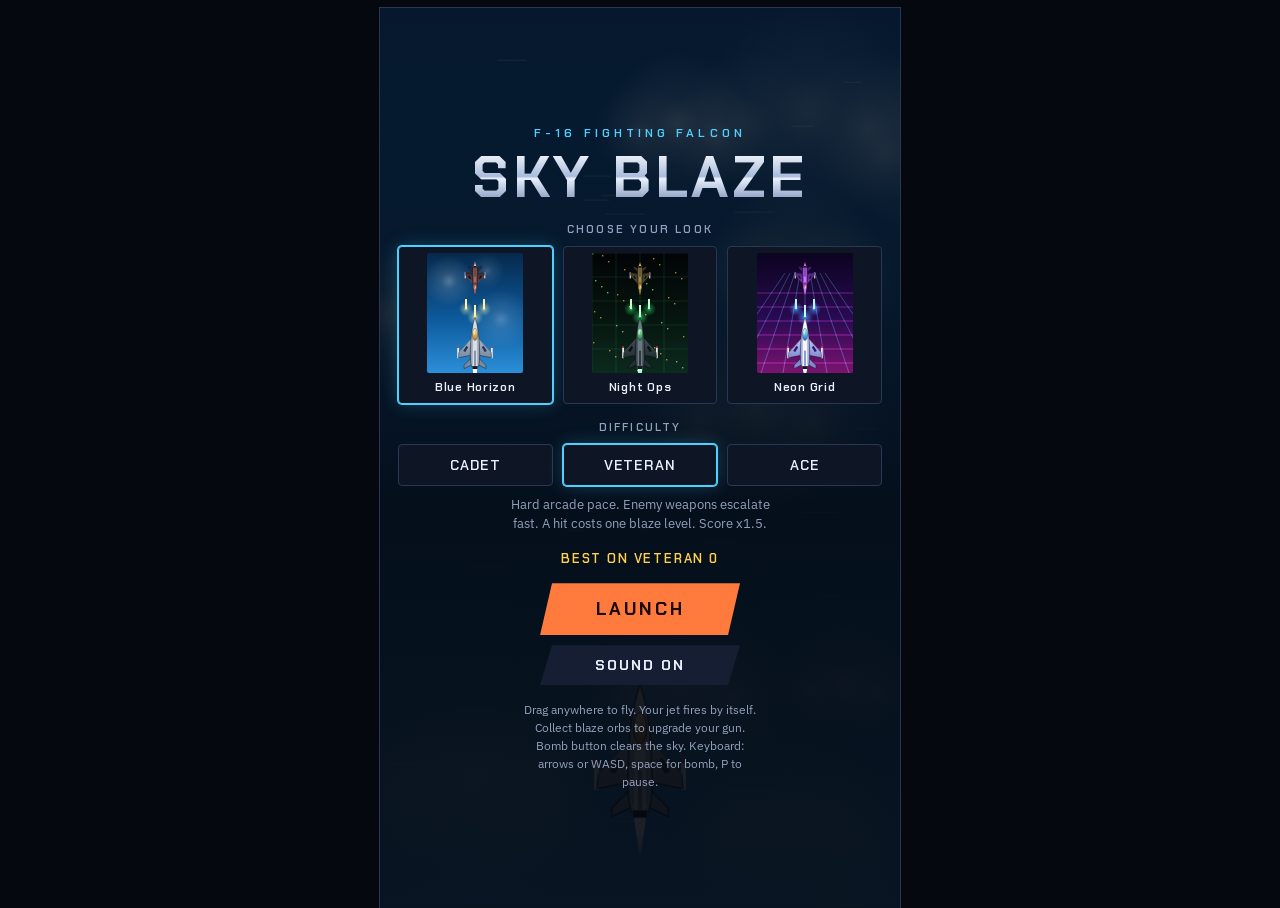
<file: index.html>
<!DOCTYPE html><!--Ur9PRBVCMbMbQtLA_OuDO--><html lang="en-GB"><head><meta charSet="utf-8"/><meta name="viewport" content="width=device-width, initial-scale=1, maximum-scale=1, viewport-fit=cover, user-scalable=no"/><link rel="stylesheet" href="/_next/static/css/c5aa8f680b46d792.css" data-precedence="next"/><link rel="preload" as="script" fetchPriority="low" href="/_next/static/chunks/webpack-1d8826a172b4ebba.js"/><script src="/_next/static/chunks/f17a5f9e-0c5a0321cee9c04b.js" async=""></script><script src="/_next/static/chunks/871-de1d8726158699dd.js" async=""></script><script src="/_next/static/chunks/main-app-38bf72880b99b839.js" async=""></script><script src="/_next/static/chunks/app/error-f6514a1eecb1a0ca.js" async=""></script><script src="/_next/static/chunks/527-2c2f7969bb119d57.js" async=""></script><script src="/_next/static/chunks/app/not-found-76c63d794037f2eb.js" async=""></script><script src="/_next/static/chunks/app/layout-338e208542c4ab47.js" async=""></script><script src="/_next/static/chunks/app/page-6c6c67a7b11bed8a.js" async=""></script><meta name="theme-color" content="#05080f"/><title>Sky Blaze</title><meta name="description" content="Vertical shooter. Fly an F-16, upgrade your blaze, beat the boss."/><meta name="application-name" content="Sky Blaze"/><link rel="manifest" href="/manifest.webmanifest"/><meta name="robots" content="noindex, nofollow"/><meta name="mobile-web-app-capable" content="yes"/><meta name="apple-mobile-web-app-title" content="Sky Blaze"/><meta name="apple-mobile-web-app-status-bar-style" content="black"/><link rel="icon" href="/icons/icon-192.png"/><link rel="apple-touch-icon" href="/icons/apple-touch-icon.png"/><style>@font-face{font-family:'Chakra Petch';font-style:normal;font-weight:600;font-display:swap;src:url(/fonts/ChakraPetch-600.woff2) format('woff2');}
@font-face{font-family:'Chakra Petch';font-style:normal;font-weight:700;font-display:swap;src:url(/fonts/ChakraPetch-700.woff2) format('woff2');}
@font-face{font-family:'IBM Plex Sans';font-style:normal;font-weight:400 600;font-display:swap;src:url(/fonts/IBMPlexSans-400.woff2) format('woff2');}</style><script src="/_next/static/chunks/polyfills-42372ed130431b0a.js" noModule=""></script></head><body><div hidden=""><!--$--><!--/$--></div><div id="stage" data-state="menu"><canvas id="cv"></canvas><button class="hb" id="pauseBtn" type="button" aria-label="Pause"><i></i></button><button class="hb" id="bombBtn" type="button" aria-label="Bomb" data-empty="0"><small>BOMB</small><b>2</b></button><div id="menu" class="ov"><div class="in"><div class="stack" style="gap:8px"><div class="eyebrow">F-16 Fighting Falcon</div><h1>SKY BLAZE</h1></div><div class="stack" style="width:100%"><div class="lab">Choose your look</div><div class="row"><button type="button" class="opt look" aria-pressed="true"><canvas aria-hidden="true"></canvas><span>Blue Horizon</span></button><button type="button" class="opt look" aria-pressed="false"><canvas aria-hidden="true"></canvas><span>Night Ops</span></button><button type="button" class="opt look" aria-pressed="false"><canvas aria-hidden="true"></canvas><span>Neon Grid</span></button></div></div><div class="stack" style="width:100%"><div class="lab">Difficulty</div><div class="row"><button type="button" class="opt diff" aria-pressed="false">Cadet</button><button type="button" class="opt diff" aria-pressed="true">Veteran</button><button type="button" class="opt diff" aria-pressed="false">Ace</button></div><div id="diffNote">Hard arcade pace. Enemy weapons escalate fast. A hit costs one blaze level. Score x1.5.</div></div><div class="best">BEST ON <!-- -->VETERAN<!-- -->  <!-- -->0</div><div class="stack"><button class="btn" type="button">Launch</button><button class="btn ghost" type="button">Sound on</button></div><div class="help">Drag anywhere to fly. Your jet fires by itself. Collect blaze orbs to upgrade your gun. Bomb button clears the sky. Keyboard: arrows or WASD, space for bomb, P to pause.</div></div></div><div id="pause" class="ov"><div class="in"><h2>PAUSED</h2><div class="stack"><button class="btn" type="button">Resume</button><button class="btn ghost" type="button">Sound on</button><button class="btn ghost" type="button">Quit to menu</button></div></div></div><div id="over" class="ov"><div class="in"><div class="eyebrow">Mission over</div><div class="stack" style="gap:6px"><div class="lab">Score</div><div class="big">0</div></div><div class="stack" style="gap:4px"><div class="best">BEST ON <!-- -->VETERAN<!-- -->  <!-- -->0</div><div class="status" role="status"></div></div><div class="stack"><button class="btn" type="button">Fly again</button><button class="btn ghost" type="button">Menu</button></div></div></div></div><!--$--><!--/$--><script src="/_next/static/chunks/webpack-1d8826a172b4ebba.js" id="_R_" async=""></script><script>(self.__next_f=self.__next_f||[]).push([0])</script><script>self.__next_f.push([1,"1:\"$Sreact.fragment\"\n2:I[6162,[],\"\"]\n3:I[3256,[\"39\",\"static/chunks/app/error-f6514a1eecb1a0ca.js\"],\"default\"]\n4:I[1808,[],\"\"]\n5:I[7527,[\"527\",\"static/chunks/527-2c2f7969bb119d57.js\",\"345\",\"static/chunks/app/not-found-76c63d794037f2eb.js\"],\"\"]\n6:I[1556,[\"177\",\"static/chunks/app/layout-338e208542c4ab47.js\"],\"RegisterSW\"]\n7:I[8793,[\"527\",\"static/chunks/527-2c2f7969bb119d57.js\",\"974\",\"static/chunks/app/page-6c6c67a7b11bed8a.js\"],\"default\"]\n8:I[8123,[],\"OutletBoundary\"]\na:I[2410,[],\"AsyncMetadataOutlet\"]\nc:I[8123,[],\"ViewportBoundary\"]\ne:I[8123,[],\"MetadataBoundary\"]\nf:\"$Sreact.suspense\"\n11:I[2970,[],\"\"]\n:HL[\"/_next/static/css/c5aa8f680b46d792.css\",\"style\"]\n"])</script><script>self.__next_f.push([1,"0:{\"P\":null,\"b\":\"Ur9PRBVCMbMbQtLA_OuDO\",\"p\":\"\",\"c\":[\"\",\"\"],\"i\":false,\"f\":[[[\"\",{\"children\":[\"__PAGE__\",{}]},\"$undefined\",\"$undefined\",true],[\"\",[\"$\",\"$1\",\"c\",{\"children\":[[[\"$\",\"link\",\"0\",{\"rel\":\"stylesheet\",\"href\":\"/_next/static/css/c5aa8f680b46d792.css\",\"precedence\":\"next\",\"crossOrigin\":\"$undefined\",\"nonce\":\"$undefined\"}]],[\"$\",\"html\",null,{\"lang\":\"en-GB\",\"children\":[[\"$\",\"head\",null,{\"children\":[\"$\",\"style\",null,{\"dangerouslySetInnerHTML\":{\"__html\":\"@font-face{font-family:'Chakra Petch';font-style:normal;font-weight:600;font-display:swap;src:url(/fonts/ChakraPetch-600.woff2) format('woff2');}\\n@font-face{font-family:'Chakra Petch';font-style:normal;font-weight:700;font-display:swap;src:url(/fonts/ChakraPetch-700.woff2) format('woff2');}\\n@font-face{font-family:'IBM Plex Sans';font-style:normal;font-weight:400 600;font-display:swap;src:url(/fonts/IBMPlexSans-400.woff2) format('woff2');}\"}}]}],[\"$\",\"body\",null,{\"children\":[[\"$\",\"$L2\",null,{\"parallelRouterKey\":\"children\",\"error\":\"$3\",\"errorStyles\":[],\"errorScripts\":[],\"template\":[\"$\",\"$L4\",null,{}],\"templateStyles\":\"$undefined\",\"templateScripts\":\"$undefined\",\"notFound\":[[\"$\",\"main\",null,{\"className\":\"pagewrap\",\"children\":[\"$\",\"div\",null,{\"className\":\"card\",\"children\":[[\"$\",\"div\",null,{\"className\":\"stack\",\"style\":{\"gap\":8},\"children\":[[\"$\",\"div\",null,{\"className\":\"eyebrow\",\"children\":\"Sky Blaze\"}],[\"$\",\"h2\",null,{\"children\":\"NOTHING HERE\"}]]}],[\"$\",\"div\",null,{\"className\":\"stack\",\"children\":[\"$\",\"$L5\",null,{\"className\":\"btn\",\"href\":\"/\",\"children\":\"Back to game\"}]}]]}]}],[]],\"forbidden\":\"$undefined\",\"unauthorized\":\"$undefined\"}],[\"$\",\"$L6\",null,{}]]}]]}]]}],{\"children\":[\"__PAGE__\",[\"$\",\"$1\",\"c\",{\"children\":[[\"$\",\"$L7\",null,{}],null,[\"$\",\"$L8\",null,{\"children\":[\"$L9\",[\"$\",\"$La\",null,{\"promise\":\"$@b\"}]]}]]}],{},null,false]},null,false],[\"$\",\"$1\",\"h\",{\"children\":[null,[[\"$\",\"$Lc\",null,{\"children\":\"$Ld\"}],null],[\"$\",\"$Le\",null,{\"children\":[\"$\",\"div\",null,{\"hidden\":true,\"children\":[\"$\",\"$f\",null,{\"fallback\":null,\"children\":\"$L10\"}]}]}]]}],false]],\"m\":\"$undefined\",\"G\":[\"$11\",[]],\"s\":false,\"S\":true}\n"])</script><script>self.__next_f.push([1,"d:[[\"$\",\"meta\",\"0\",{\"charSet\":\"utf-8\"}],[\"$\",\"meta\",\"1\",{\"name\":\"viewport\",\"content\":\"width=device-width, initial-scale=1, maximum-scale=1, viewport-fit=cover, user-scalable=no\"}],[\"$\",\"meta\",\"2\",{\"name\":\"theme-color\",\"content\":\"#05080f\"}]]\n9:null\n"])</script><script>self.__next_f.push([1,"12:I[9794,[],\"IconMark\"]\n"])</script><script>self.__next_f.push([1,"b:{\"metadata\":[[\"$\",\"title\",\"0\",{\"children\":\"Sky Blaze\"}],[\"$\",\"meta\",\"1\",{\"name\":\"description\",\"content\":\"Vertical shooter. Fly an F-16, upgrade your blaze, beat the boss.\"}],[\"$\",\"meta\",\"2\",{\"name\":\"application-name\",\"content\":\"Sky Blaze\"}],[\"$\",\"link\",\"3\",{\"rel\":\"manifest\",\"href\":\"/manifest.webmanifest\",\"crossOrigin\":\"$undefined\"}],[\"$\",\"meta\",\"4\",{\"name\":\"robots\",\"content\":\"noindex, nofollow\"}],[\"$\",\"meta\",\"5\",{\"name\":\"mobile-web-app-capable\",\"content\":\"yes\"}],[\"$\",\"meta\",\"6\",{\"name\":\"apple-mobile-web-app-title\",\"content\":\"Sky Blaze\"}],[\"$\",\"meta\",\"7\",{\"name\":\"apple-mobile-web-app-status-bar-style\",\"content\":\"black\"}],[\"$\",\"link\",\"8\",{\"rel\":\"icon\",\"href\":\"/icons/icon-192.png\"}],[\"$\",\"link\",\"9\",{\"rel\":\"apple-touch-icon\",\"href\":\"/icons/apple-touch-icon.png\"}],[\"$\",\"$L12\",\"10\",{}]],\"error\":null,\"digest\":\"$undefined\"}\n"])</script><script>self.__next_f.push([1,"10:\"$b:metadata\"\n"])</script></body></html>
</file>
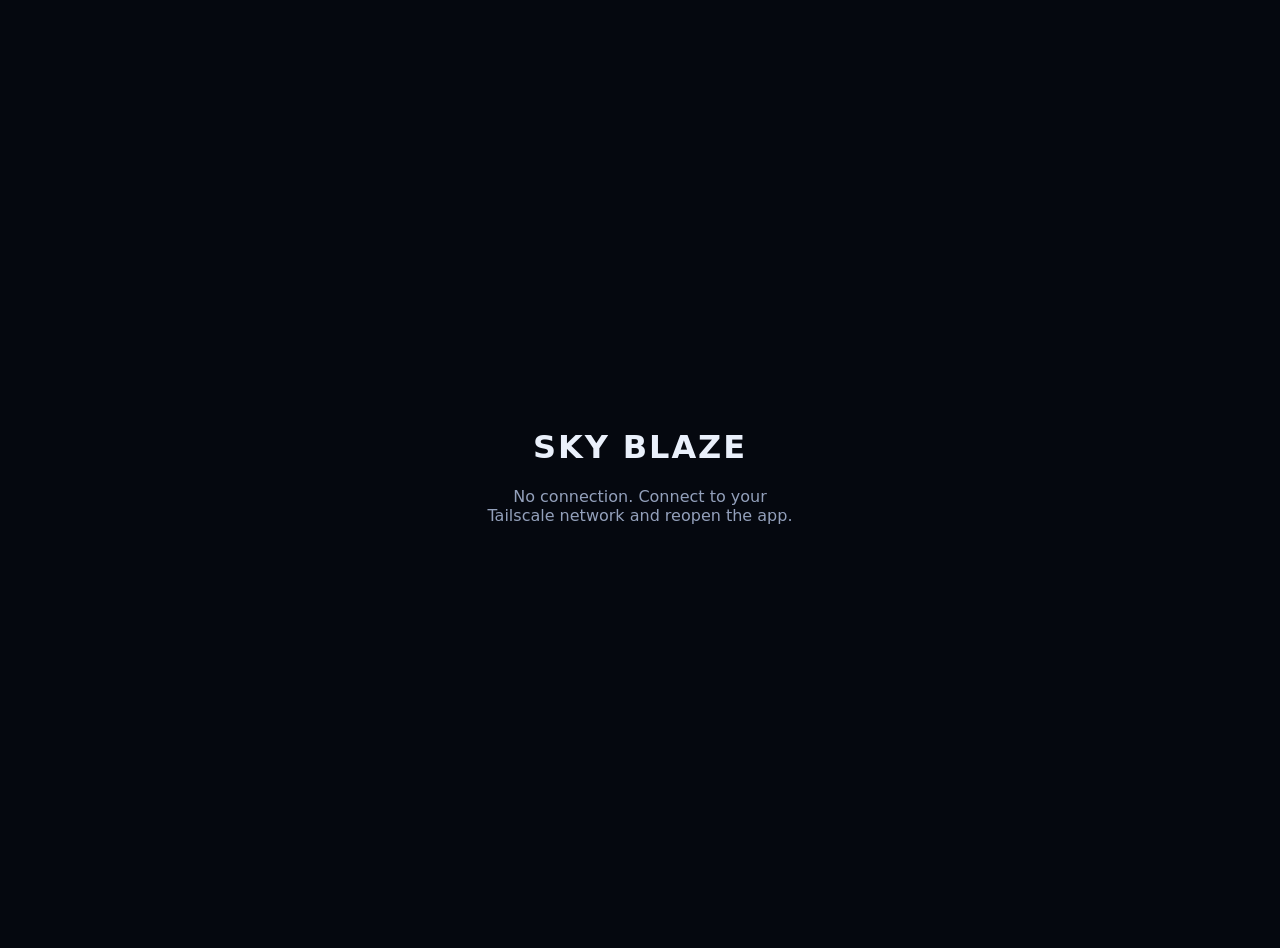
<file: offline.html>
<!doctype html>
<html lang="en-GB"><head><meta charset="utf-8"><meta name="viewport" content="width=device-width,initial-scale=1">
<title>Sky Blaze offline</title>
<style>body{margin:0;min-height:100vh;display:flex;align-items:center;justify-content:center;background:#05080f;color:#eaf0fb;font-family:system-ui,sans-serif;text-align:center;padding:24px}h1{letter-spacing:.06em}p{color:#93a0bb;max-width:30ch}</style>
</head><body><div><h1>SKY BLAZE</h1><p>No connection. Connect to your Tailscale network and reopen the app.</p></div></body></html>
</file>
<file: _next/static/css/c5aa8f680b46d792.css>
:root{--ground:#05080f;--panel:#0e1524;--panel2:#151e33;--line:#2a3754;--fg:#eaf0fb;--muted:#93a0bb;--accent:#ff7a3d;--accent-fg:#1a0a02;--cool:#4fd1ff;--good:#58e08a;--gold:#ffd24a;--display:"Chakra Petch","Segoe UI",system-ui,sans-serif;--body:"IBM Plex Sans","Segoe UI",system-ui,sans-serif;color-scheme:dark}body,html{height:100%}body{background:var(--ground);color:var(--fg);font-family:var(--body);display:flex;justify-content:center;align-items:center;-webkit-user-select:none;-moz-user-select:none;user-select:none;-webkit-tap-highlight-color:transparent}#stage,body{overflow:hidden}#stage{position:relative;background:#000;box-shadow:0 0 0 1px var(--line)}#cv,#stage{touch-action:none}#cv{display:block;width:100%;height:100%}.hb{position:absolute;display:none;align-items:center;justify-content:center;border:1px solid rgba(255,255,255,.28);background:rgba(10,16,30,.6);color:var(--fg);border-radius:50%;cursor:pointer;font-family:var(--display);padding:0;-webkit-backdrop-filter:blur(4px);backdrop-filter:blur(4px)}.btn:focus-visible,.hb:focus-visible,.opt:focus-visible{outline:2px solid var(--cool);outline-offset:2px}#pauseBtn{top:10px;right:10px;width:38px;height:38px}#pauseBtn i{display:block;width:12px;height:14px;border-left:4px solid var(--fg);border-right:4px solid var(--fg);box-sizing:border-box}#bombBtn{right:14px;bottom:calc(18px + env(safe-area-inset-bottom,0px));width:66px;height:66px;flex-direction:column;gap:1px;touch-action:manipulation}#bombBtn small{font-size:10px;letter-spacing:.14em;color:var(--muted)}#bombBtn b{font-size:24px;line-height:1;color:var(--gold)}#bombBtn[data-empty="1"]{opacity:.4}#stage[data-state=play] .hb{display:flex}.ov{position:absolute;inset:0;display:none;overflow-y:auto;padding:20px 18px;background:linear-gradient(180deg,rgba(4,7,14,.5),rgba(4,7,14,.9) 55%)}.ov .in{margin:auto;width:100%;flex-direction:column;align-items:center;gap:16px;text-align:center}#stage[data-state=menu] #menu,#stage[data-state=over] #over,#stage[data-state=pause] #pause,.ov .in{display:flex}.eyebrow{font-family:var(--display);font-weight:600;font-size:12px;letter-spacing:.34em;color:var(--cool);text-transform:uppercase}h1{font-size:clamp(2.6rem,15vw,3.6rem);letter-spacing:.06em;line-height:1;background:linear-gradient(180deg,#ffffff,#a9bcdc 48%,#e9f0ff 52%,#6f86ad);-webkit-background-clip:text;background-clip:text;color:transparent}h1,h2{margin:0;font-family:var(--display);font-weight:700}h2{font-size:2rem;letter-spacing:.08em}.lab{font-family:var(--display);font-size:11px;letter-spacing:.2em;text-transform:uppercase;color:var(--muted)}.row{display:flex;gap:10px;justify-content:center;width:100%}.opt{all:unset;box-sizing:border-box;cursor:pointer;border:1px solid var(--line);background:var(--panel);border-radius:4px;color:var(--fg);text-align:center}.opt[aria-pressed=true]{border-color:var(--cool);box-shadow:0 0 0 1px var(--cool),0 0 18px rgba(79,209,255,.25)}.look{display:flex;flex-direction:column;align-items:center;gap:6px;padding:6px 6px 8px;flex:1 1;min-width:0}.look canvas{display:block;width:100%;max-width:96px;aspect-ratio:96/120;border-radius:2px}.look span{font-size:12px;letter-spacing:.06em}.diff,.look span{font-family:var(--display);font-weight:600}.diff{flex:1 1;padding:11px 4px;font-size:14px;letter-spacing:.08em;text-transform:uppercase;min-width:0}#diffNote{font-size:13px;color:var(--muted);max-width:34ch;min-height:2.9em;line-height:1.45}.best{font-family:var(--display);font-size:13px;letter-spacing:.14em;color:var(--gold);font-feature-settings:"tnum";font-variant-numeric:tabular-nums}.btn{all:unset;box-sizing:border-box;cursor:pointer;font-family:var(--display);font-weight:700;font-size:18px;letter-spacing:.14em;text-transform:uppercase;padding:14px 40px;background:var(--accent);color:var(--accent-fg);-webkit-clip-path:polygon(12px 0,100% 0,calc(100% - 12px) 100%,0 100%);clip-path:polygon(12px 0,100% 0,calc(100% - 12px) 100%,0 100%);text-align:center;min-width:200px}.btn:active{filter:brightness(.9)}.btn.ghost{background:var(--panel2);color:var(--fg);font-size:14px;padding:11px 28px;min-width:200px}.stack{display:flex;flex-direction:column;align-items:center;gap:10px}.big{font-family:var(--display);font-weight:700;font-size:3.2rem;line-height:1;font-feature-settings:"tnum";font-variant-numeric:tabular-nums;color:var(--fg)}.chip{font-family:var(--display);font-weight:700;font-size:12px;letter-spacing:.2em;background:var(--gold);color:#241a00;padding:4px 12px;-webkit-clip-path:polygon(6px 0,100% 0,calc(100% - 6px) 100%,0 100%);clip-path:polygon(6px 0,100% 0,calc(100% - 6px) 100%,0 100%)}.meta{font-size:13px}.help,.meta{color:var(--muted)}.help{font-size:12px;max-width:34ch;line-height:1.5}a{color:var(--cool)}.linkrow{display:flex;gap:16px;flex-wrap:wrap;justify-content:center;font-size:13px;color:var(--muted);align-items:center}.linkrow a,.linkrow button{color:var(--cool);text-decoration:none;font-family:var(--body);font-size:13px;background:none;border:0;padding:0;cursor:pointer}.linkrow a:hover,.linkrow button:hover{text-decoration:underline}.status{font-size:13px;color:var(--muted)}.pagewrap{position:fixed;inset:0;overflow-y:auto;-webkit-user-select:text;-moz-user-select:text;user-select:text;padding-block:env(safe-area-inset-top,0) env(safe-area-inset-bottom,0)}.card{max-width:420px;margin:0 auto;padding:32px 16px;display:flex;flex-direction:column;gap:18px}.card.wide{max-width:560px}.field{display:flex;flex-direction:column;gap:6px;text-align:left}.field label{font-family:var(--display);font-size:11px;letter-spacing:.2em;text-transform:uppercase;color:var(--muted)}.field input{font:inherit;font-size:16px;color:var(--fg);background:var(--panel);border:1px solid var(--line);border-radius:4px;padding:12px;min-width:0}.field input:focus-visible{outline:2px solid var(--cool);outline-offset:1px}.msg{font-size:14px;padding:10px 12px;border-radius:4px;background:var(--panel2);border:1px solid var(--line)}.msg.err{border-color:#7a2a2a;color:#ffb0a0}.tabs{display:flex;gap:8px}.tabs a{flex:1 1;text-align:center;padding:10px 4px;border:1px solid var(--line);background:var(--panel);border-radius:4px;color:var(--fg);text-decoration:none;font-family:var(--display);font-weight:600;font-size:14px;letter-spacing:.08em;text-transform:uppercase}.tabs a[aria-current=page]{border-color:var(--cool);box-shadow:0 0 0 1px var(--cool)}.board{width:100%;border-collapse:collapse;font-feature-settings:"tnum";font-variant-numeric:tabular-nums}.board td,.board th{text-align:left;padding:10px 8px;border-bottom:1px solid var(--line);font-size:15px}.board th{font-family:var(--display);font-size:11px;letter-spacing:.2em;text-transform:uppercase;color:var(--muted);font-weight:600}.board td.n,.board th.n{text-align:right}.board tr.me td{color:var(--gold)}.btn.full{width:100%}.btn:disabled{opacity:.45;cursor:not-allowed}
</file>
